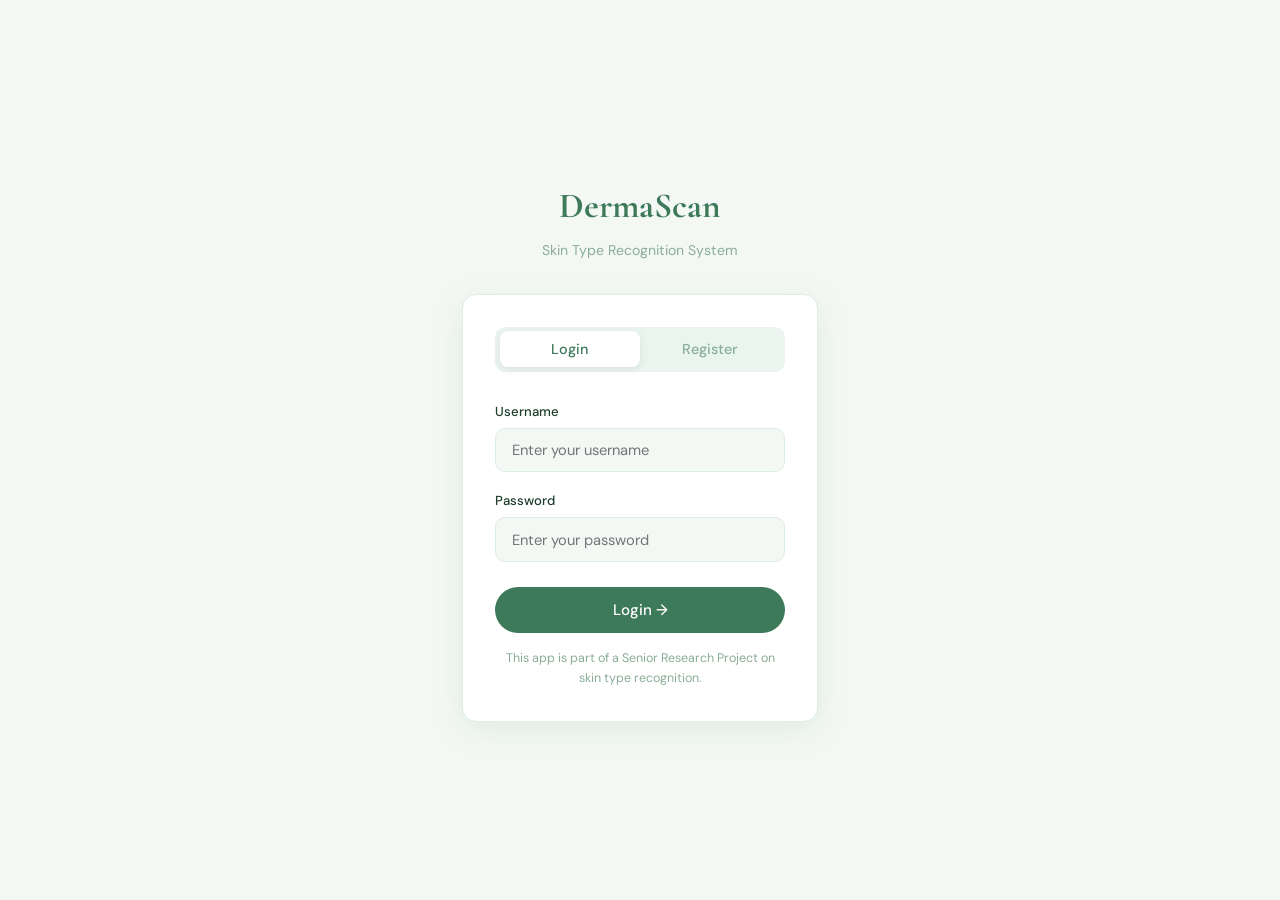
<file: templates/login.html>
<!DOCTYPE html>
<html lang="en">
<head>
  <meta charset="UTF-8"/>
  <meta name="viewport" content="width=device-width, initial-scale=1.0"/>
  <title>DermaScan — Login</title>
  <link rel="preconnect" href="https://fonts.googleapis.com"/>
  <link href="https://fonts.googleapis.com/css2?family=Cormorant+Garamond:ital,wght@0,400;0,600;1,400&family=DM+Sans:wght@300;400;500&display=swap" rel="stylesheet"/>
  <link rel="stylesheet" href="/static/css/style.css"/>
  <style>
    body { background: var(--bg); display: flex; align-items: center; justify-content: center; min-height: 100vh; }
    .auth-wrap { width: 100%; max-width: 420px; padding: 2rem; }
    .auth-brand { text-align: center; margin-bottom: 2rem; }
    .auth-brand h1 { font-family: var(--font-display); font-size: 2.2rem; color: var(--accent); }
    .auth-brand p  { font-size: 0.88rem; color: var(--text-soft); margin-top: 0.3rem; }
    .auth-card {
      background: var(--bg2); border: 1px solid var(--border);
      border-radius: var(--radius); padding: 2rem;
      box-shadow: 0 8px 32px rgba(61,122,90,0.1);
    }
    .auth-tabs { display: flex; gap: 0; margin-bottom: 1.8rem; background: var(--bg3); border-radius: 10px; padding: 0.3rem; }
    .auth-tab {
      flex: 1; padding: 0.55rem; text-align: center;
      font-size: 0.9rem; font-weight: 500; cursor: pointer;
      border-radius: 8px; color: var(--text-soft);
      background: transparent; border: none; transition: all 0.2s;
      font-family: var(--font-body);
    }
    .auth-tab.active { background: var(--bg2); color: var(--accent); box-shadow: 0 2px 8px rgba(0,0,0,0.08); }
    .field { margin-bottom: 1.1rem; }
    .field label { display: block; font-size: 0.82rem; font-weight: 500; color: var(--text); margin-bottom: 0.4rem; }
    .field input {
      width: 100%; padding: 0.7rem 1rem;
      background: var(--bg); border: 1px solid var(--border);
      border-radius: 10px; font-size: 0.92rem;
      color: var(--text); font-family: var(--font-body);
      outline: none; transition: border-color 0.2s; box-sizing: border-box;
    }
    .field input:focus { border-color: var(--accent2); }
    .auth-btn {
      width: 100%; padding: 0.8rem;
      background: var(--accent); color: #fff;
      border: none; border-radius: 999px;
      font-size: 0.95rem; font-weight: 500;
      cursor: pointer; font-family: var(--font-body);
      transition: all 0.2s; margin-top: 0.5rem;
    }
    .auth-btn:hover { background: #2f6347; }
    .auth-btn:disabled { opacity: 0.5; cursor: not-allowed; }
    .auth-error {
      background: #fdf0eb; border: 1px solid #f0cfc2;
      border-radius: 10px; padding: 0.7rem 1rem;
      font-size: 0.85rem; color: #c47a5a;
      margin-bottom: 1rem; display: none;
    }
    .auth-note { font-size: 0.78rem; color: var(--text-soft); text-align: center; margin-top: 1rem; }
  </style>
</head>
<body>
<div class="auth-wrap">
  <div class="auth-brand">
    <h1>DermaScan</h1>
    <p>Skin Type Recognition System</p>
  </div>
  <div class="auth-card">
    <div class="auth-tabs">
      <button class="auth-tab active" id="tab-login"    onclick="switchTab('login')">Login</button>
      <button class="auth-tab"        id="tab-register" onclick="switchTab('register')">Register</button>
    </div>

    <div id="auth-error" class="auth-error"></div>

    <!-- Login form -->
    <div id="form-login">
      <div class="field"><label>Username</label><input type="text" id="login-user" placeholder="Enter your username" autocomplete="username"/></div>
      <div class="field"><label>Password</label><input type="password" id="login-pass" placeholder="Enter your password" autocomplete="current-password"/></div>
      <button class="auth-btn" onclick="doLogin()">Login →</button>
    </div>

    <!-- Register form -->
    <div id="form-register" style="display:none">
      <div class="field"><label>Username</label><input type="text" id="reg-user" placeholder="Choose a username (min 3 chars)"/></div>
      <div class="field"><label>Password</label><input type="password" id="reg-pass" placeholder="Choose a password (min 6 chars)"/></div>
      <div class="field"><label>Confirm Password</label><input type="password" id="reg-pass2" placeholder="Repeat your password"/></div>
      <button class="auth-btn" onclick="doRegister()">Create Account →</button>
    </div>

    <p class="auth-note">This app is part of a Senior Research Project on skin type recognition.</p>
  </div>
</div>

<script>
function switchTab(tab) {
  document.getElementById('tab-login').classList.toggle('active', tab==='login');
  document.getElementById('tab-register').classList.toggle('active', tab==='register');
  document.getElementById('form-login').style.display    = tab==='login'    ? 'block' : 'none';
  document.getElementById('form-register').style.display = tab==='register' ? 'block' : 'none';
  showError('');
}

function showError(msg) {
  const el = document.getElementById('auth-error');
  el.textContent  = msg;
  el.style.display = msg ? 'block' : 'none';
}

async function doLogin() {
  const username = document.getElementById('login-user').value.trim();
  const password = document.getElementById('login-pass').value.trim();
  if (!username || !password) { showError('Please fill in all fields.'); return; }
  const res  = await fetch('/api/auth/login', {
    method:'POST', headers:{'Content-Type':'application/json'},
    body: JSON.stringify({username, password})
  });
  const data = await res.json();
  if (data.error) { showError(data.error); return; }
  window.location.href = data.role === 'admin' ? '/admin' : '/';
}

async function doRegister() {
  const username = document.getElementById('reg-user').value.trim();
  const password = document.getElementById('reg-pass').value.trim();
  const pass2    = document.getElementById('reg-pass2').value.trim();
  if (!username || !password) { showError('Please fill in all fields.'); return; }
  if (password !== pass2)     { showError('Passwords do not match.');    return; }
  const res  = await fetch('/api/auth/register', {
    method:'POST', headers:{'Content-Type':'application/json'},
    body: JSON.stringify({username, password})
  });
  const data = await res.json();
  if (data.error) { showError(data.error); return; }
  window.location.href = '/';
}

// Enter key support
document.addEventListener('keydown', e => {
  if (e.key !== 'Enter') return;
  if (document.getElementById('form-login').style.display !== 'none') doLogin();
  else doRegister();
});
</script>
</body>
</html>
</file>
<file: static/css/style.css>
/* ── Reset & Variables ─────────────────────────────────────────────── */
*, *::before, *::after { box-sizing: border-box; margin: 0; padding: 0; }

:root {
  --bg:        #f4f8f5;
  --bg2:       #ffffff;
  --bg3:       #eaf5ef;
  --border:    #ddeee4;
  --border2:   #c8e0d0;
  --text:      #1e3d2d;
  --text-muted:#7aac8e;
  --text-soft: #8aad97;
  --accent:    #3d7a5a;
  --accent2:   #5fa882;
  --accent3:   #a8d4bc;
  --radius:    14px;
  --shadow:    0 4px 20px rgba(61,122,90,0.08);
  --font-display: 'Cormorant Garamond', Georgia, serif;
  --font-body:    'DM Sans', system-ui, sans-serif;
}

html { scroll-behavior: smooth; }

body {
  font-family: var(--font-body);
  background: var(--bg);
  color: var(--text);
  line-height: 1.6;
  min-height: 100vh;
}

/* ── Google Fonts ──────────────────────────────────────────────────── */
@import url('https://fonts.googleapis.com/css2?family=Cormorant+Garamond:ital,wght@0,400;0,600;1,400&family=DM+Sans:wght@300;400;500&display=swap');

/* ── Nav ───────────────────────────────────────────────────────────── */
.nav {
  position: fixed; top: 0; left: 0; right: 0; z-index: 100;
  display: flex; align-items: center; justify-content: space-between;
  padding: 1.1rem 3rem;
  background: rgba(255,255,255,0.92);
  backdrop-filter: blur(16px);
  border-bottom: 1px solid var(--border);
}
.nav-brand {
  display: flex; align-items: center; gap: 8px;
  font-family: var(--font-display);
  font-size: 1.35rem; font-weight: 600;
  color: var(--accent);
}
.nav-brand::before {
  content: '';
  width: 10px; height: 10px;
  border-radius: 50% 0;
  background: var(--accent2);
  transform: rotate(-30deg);
  display: inline-block;
}
.nav-links { display: flex; gap: 2rem; }
.nav-link {
  color: var(--text-soft); text-decoration: none;
  font-size: 0.88rem; font-weight: 500; letter-spacing: 0.03em;
  transition: color 0.2s;
}
.nav-link:hover, .nav-link.active { color: var(--accent); }

/* ── Hero ──────────────────────────────────────────────────────────── */
.hero {
  position: relative; min-height: 100vh;
  display: flex; align-items: center; justify-content: center;
  overflow: hidden; text-align: center; padding: 6rem 2rem 4rem;
  background: linear-gradient(160deg, #f0f8f3 0%, #e8f4ed 50%, #dff0e7 100%);
}
.hero-bg { position: absolute; inset: 0; pointer-events: none; }
.orb {
  position: absolute; border-radius: 50%;
  filter: blur(70px); opacity: 0.25;
  animation: float 9s ease-in-out infinite;
}
.orb-1 { width: 480px; height: 480px; background: #5fa882; top: -120px; left: -150px; animation-delay: 0s; }
.orb-2 { width: 380px; height: 380px; background: #3d7a5a; top: 25%; right: -100px; animation-delay: 3s; }
.orb-3 { width: 320px; height: 320px; background: #a8d4bc; bottom: -80px; left: 30%; animation-delay: 5s; }

@keyframes float {
  0%, 100% { transform: translateY(0) scale(1); }
  50%       { transform: translateY(-28px) scale(1.04); }
}

.hero-content { position: relative; z-index: 2; max-width: 700px; }

.hero-badge {
  display: inline-block;
  padding: 0.35rem 1.2rem;
  background: rgba(95,168,130,0.12);
  border: 1px solid rgba(95,168,130,0.35);
  border-radius: 999px;
  color: var(--accent);
  font-size: 0.75rem; font-weight: 500; letter-spacing: 0.1em;
  text-transform: uppercase; margin-bottom: 1.4rem;
}

.hero-title {
  font-family: var(--font-display);
  font-size: clamp(3rem, 8vw, 5.5rem);
  line-height: 1.05; font-weight: 600;
  color: var(--text); margin-bottom: 1.2rem;
}
.hero-title em {
  font-style: italic; color: var(--accent2);
}
.hero-sub {
  font-size: 1.05rem; color: var(--text-muted);
  max-width: 460px; margin: 0 auto 2.5rem;
}

.hero-stats {
  display: flex; align-items: center; justify-content: center;
  gap: 2rem; margin-bottom: 2.5rem;
}
.stat { text-align: center; }
.stat-num {
  display: block; font-family: var(--font-display);
  font-size: 2.2rem; font-weight: 600;
  color: var(--text); line-height: 1;
}
.stat-label { font-size: 0.72rem; color: var(--text-soft); text-transform: uppercase; letter-spacing: 0.08em; }
.stat-divider { width: 1px; height: 38px; background: var(--border2); }

/* ── Buttons ───────────────────────────────────────────────────────── */
.btn-primary {
  display: inline-flex; align-items: center; gap: 0.5rem;
  padding: 0.9rem 2.2rem;
  background: var(--accent);
  color: #fff; font-weight: 500; font-size: 0.92rem;
  border: none; border-radius: 999px; cursor: pointer;
  text-decoration: none; letter-spacing: 0.02em;
  transition: transform 0.2s, box-shadow 0.2s, background 0.2s;
  box-shadow: 0 4px 20px rgba(61,122,90,0.25);
}
.btn-primary:hover { transform: translateY(-2px); background: #2f6347; box-shadow: 0 8px 28px rgba(61,122,90,0.3); }
.btn-primary:disabled { opacity: 0.4; cursor: not-allowed; transform: none; }

.btn-outline {
  padding: 0.6rem 1.5rem;
  background: transparent;
  border: 1px solid var(--border2);
  color: var(--text-soft); border-radius: 999px;
  cursor: pointer; font-size: 0.85rem;
  transition: all 0.2s;
}
.btn-outline:hover { border-color: var(--accent2); color: var(--accent); }

/* ── Main / Tabs ───────────────────────────────────────────────────── */
.main { max-width: 1000px; margin: 0 auto; padding: 4rem 2rem 6rem; }

.tabs-wrapper {
  display: flex; justify-content: center; margin-bottom: 3rem;
  position: sticky; top: 64px; z-index: 50;
  background: var(--bg); padding: 1rem 0;
}
.tabs {
  display: flex; gap: 0.3rem;
  background: var(--bg2);
  border: 1px solid var(--border);
  border-radius: 999px; padding: 0.35rem;
  box-shadow: var(--shadow);
}
.tab {
  padding: 0.6rem 1.6rem;
  background: transparent; border: none;
  color: var(--text-soft); border-radius: 999px;
  cursor: pointer; font-family: var(--font-body);
  font-size: 0.88rem; font-weight: 500;
  transition: all 0.2s;
}
.tab:hover  { color: var(--text); }
.tab.active { background: var(--accent); color: #fff; }

.tab-content { display: none; }
.tab-content.active { display: block; animation: fadeIn 0.3s ease; }

@keyframes fadeIn { from { opacity: 0; transform: translateY(8px); } to { opacity: 1; transform: translateY(0); } }

.section-header { text-align: center; margin-bottom: 2.5rem; }
.section-header h2 { font-family: var(--font-display); font-size: 2rem; font-weight: 600; color: var(--text); margin-bottom: 0.5rem; }
.section-header p  { color: var(--text-soft); font-size: 0.9rem; }

/* ── Progress Bar ──────────────────────────────────────────────────── */
.progress-wrap {
  height: 4px; background: var(--border); border-radius: 2px;
  margin-bottom: 0.5rem; overflow: hidden;
}
.progress-bar {
  height: 100%; width: 0%;
  background: linear-gradient(90deg, var(--accent2), var(--accent));
  border-radius: 2px; transition: width 0.4s ease;
}
.progress-label { text-align: right; font-size: 0.78rem; color: var(--text-soft); margin-bottom: 2rem; }

/* ── Question Cards ────────────────────────────────────────────────── */
.questions-grid { display: grid; gap: 1rem; }

.question-card {
  background: var(--bg2); border: 1px solid var(--border);
  border-radius: var(--radius); padding: 1.6rem;
  transition: border-color 0.2s, box-shadow 0.2s;
}
.question-card.answered {
  border-color: var(--border2);
  box-shadow: 0 2px 12px rgba(95,168,130,0.08);
}
.q-number {
  font-family: var(--font-display); font-size: 0.85rem;
  color: var(--accent2); letter-spacing: 0.1em; font-weight: 600;
  margin-bottom: 0.5rem;
}
.question-card h3 {
  font-size: 0.95rem; font-weight: 500;
  color: var(--text); margin-bottom: 1.1rem; line-height: 1.5;
}
.options { display: grid; grid-template-columns: 1fr 1fr; gap: 0.5rem; }

.option {
  display: flex; align-items: center; gap: 0.75rem;
  padding: 0.65rem 1rem;
  background: var(--bg); border: 1px solid var(--border);
  border-radius: 10px; cursor: pointer;
  transition: all 0.15s; font-size: 0.85rem; color: var(--text-muted);
  line-height: 1.4;
}
.option:hover { border-color: var(--border2); background: var(--bg3); }
.option input[type=radio] { accent-color: var(--accent); width: 15px; height: 15px; flex-shrink: 0; }
.option:has(input:checked) {
  border-color: var(--accent2);
  background: var(--bg3);
  color: var(--accent);
}

.submit-wrap { text-align: center; margin-top: 2.5rem; }
.submit-note { font-size: 0.8rem; color: var(--text-soft); margin-top: 0.8rem; }

/* ── Upload Area ───────────────────────────────────────────────────── */
.upload-area {
  border: 2px dashed var(--border2);
  border-radius: var(--radius);
  padding: 4rem 2rem; text-align: center;
  cursor: pointer; transition: all 0.2s;
  background: var(--bg2);
}
.upload-area:hover { border-color: var(--accent2); background: var(--bg3); }
.upload-area.drag-over { border-color: var(--accent); background: rgba(95,168,130,0.06); }
.upload-icon {
  width: 56px; height: 56px; border-radius: 50%;
  background: var(--bg3); margin: 0 auto 1rem;
  display: flex; align-items: center; justify-content: center;
  color: var(--accent2); font-size: 1.4rem;
}
.upload-area h3 { font-family: var(--font-display); font-size: 1.25rem; font-weight: 600; color: var(--text); margin-bottom: 0.4rem; }
.upload-area p  { color: var(--text-soft); font-size: 0.88rem; }
.upload-hint { font-size: 0.76rem !important; margin-top: 0.6rem; }

.img-preview { text-align: center; }
.img-preview img {
  max-width: 320px; max-height: 320px;
  border-radius: var(--radius); border: 1px solid var(--border);
  object-fit: cover; margin-bottom: 1rem;
  box-shadow: var(--shadow);
}

/* ── Result Section ────────────────────────────────────────────────── */
.result-section { margin-top: 3rem; animation: fadeIn 0.4s ease; }

.result-hero {
  background: var(--bg2); border: 1px solid var(--border);
  border-radius: var(--radius); padding: 2.5rem;
  text-align: center; margin-bottom: 1.5rem;
  position: relative; overflow: hidden;
  box-shadow: var(--shadow);
}
.result-hero::before {
  content: ''; position: absolute; inset: 0;
  background: radial-gradient(ellipse at 50% 0%, var(--accent2) 0%, transparent 60%);
  opacity: 0.06; pointer-events: none;
}
.result-emoji { font-size: 3rem; margin-bottom: 0.5rem; }
.result-type {
  font-family: var(--font-display); font-size: 2.5rem; font-weight: 600;
  color: var(--text); margin-bottom: 0.4rem;
}
.result-type span { color: var(--accent2); }
.result-conf { font-size: 0.82rem; color: var(--text-soft); margin-bottom: 0.8rem; }
.result-desc { color: var(--text-muted); max-width: 480px; margin: 0 auto; font-size: 0.92rem; }

.scores-grid { display: grid; grid-template-columns: repeat(4,1fr); gap: 0.8rem; margin-bottom: 2rem; }
.score-item {
  background: var(--bg2); border: 1px solid var(--border);
  border-radius: 12px; padding: 1rem; text-align: center;
}
.score-label { font-size: 0.72rem; color: var(--text-soft); text-transform: uppercase; letter-spacing: 0.06em; margin-bottom: 0.4rem; }
.score-val   { font-family: var(--font-display); font-size: 1.6rem; font-weight: 600; color: var(--text); }
.score-bar-wrap { height: 3px; background: var(--border); border-radius: 2px; margin-top: 0.5rem; }
.score-fill { height: 100%; border-radius: 2px; transition: width 1s ease; background: var(--accent2); }

.info-grid { display: grid; grid-template-columns: 1fr 1fr; gap: 1rem; }
.info-card {
  background: var(--bg2); border: 1px solid var(--border);
  border-radius: var(--radius); padding: 1.5rem;
}
.info-card h4 { font-size: 0.75rem; text-transform: uppercase; letter-spacing: 0.08em; color: var(--accent2); margin-bottom: 1rem; font-weight: 600; }
.info-list { list-style: none; }
.info-list li {
  padding: 0.4rem 0; border-bottom: 1px solid var(--border);
  font-size: 0.86rem; color: var(--text-muted);
  display: flex; align-items: flex-start; gap: 0.5rem;
}
.info-list li:last-child { border-bottom: none; }
.info-list li::before { content: '→'; color: var(--accent2); flex-shrink: 0; }
.avoid-card {
  background: #fdf8f5;
  border: 1px solid #f0e0d0;
  border-radius: var(--radius); padding: 1rem 1.5rem;
  margin-top: 1rem; font-size: 0.86rem; color: #9a7060;
  grid-column: 1 / -1;
}
.avoid-card strong { color: #c47a5a; }

/* ── Features Grid ─────────────────────────────────────────────────── */
.features-grid { display: grid; grid-template-columns: repeat(2,1fr); gap: 0.7rem; margin-bottom: 1.5rem; }
.feature-item {
  background: var(--bg3); border: 1px solid var(--border);
  border-radius: 10px; padding: 0.8rem 1rem;
  display: flex; justify-content: space-between; align-items: center;
}
.feature-label { font-size: 0.78rem; color: var(--text-soft); }
.feature-val   { font-weight: 500; font-size: 0.88rem; color: var(--text); }
.face-badge {
  display: inline-flex; align-items: center; gap: 0.4rem;
  padding: 0.3rem 0.8rem; border-radius: 999px; font-size: 0.76rem; font-weight: 500;
}
.face-badge.detected     { background: rgba(95,168,130,0.12); color: var(--accent); border: 1px solid var(--border2); }
.face-badge.not-detected { background: rgba(196,122,90,0.1);  color: #c47a5a;       border: 1px solid #f0cfc2; }

/* ── Compare ───────────────────────────────────────────────────────── */
.compare-placeholder { text-align: center; padding: 4rem 2rem; }
.placeholder-icon { font-size: 2.5rem; color: var(--accent2); margin-bottom: 1rem; }
.compare-placeholder h3 { font-family: var(--font-display); font-size: 1.5rem; font-weight: 600; color: var(--text); margin-bottom: 0.5rem; }
.compare-placeholder p  { color: var(--text-soft); margin-bottom: 2rem; }
.placeholder-steps { display: flex; flex-direction: column; gap: 0.6rem; align-items: center; }
.placeholder-step  {
  padding: 0.6rem 1.5rem; background: var(--bg2);
  border: 1px solid var(--border); border-radius: 8px;
  font-size: 0.86rem; color: var(--text-soft); min-width: 240px;
  display: flex; justify-content: space-between;
}
.step-status { color: var(--text-soft); }
.step-status.done { color: var(--accent2); }

.compare-grid { display: grid; grid-template-columns: 1fr 1fr; gap: 1.2rem; margin-bottom: 2rem; }
.compare-card {
  background: var(--bg2); border: 1px solid var(--border);
  border-radius: var(--radius); padding: 2rem; text-align: center;
  border-top: 3px solid var(--card-color, var(--accent2));
  box-shadow: var(--shadow);
}
.compare-card .c-emoji  { font-size: 2.5rem; margin-bottom: 0.5rem; }
.compare-card .c-type   { font-family: var(--font-display); font-size: 1.6rem; font-weight: 600; color: var(--text); margin-bottom: 0.3rem; }
.compare-card .c-conf   { font-size: 0.8rem; color: var(--text-soft); margin-bottom: 1rem; }
.compare-card .c-method { font-size: 0.72rem; text-transform: uppercase; letter-spacing: 0.08em; color: var(--text-soft); margin-bottom: 1.5rem; }

.agree-banner {
  text-align: center; padding: 1rem;
  border-radius: 10px; margin-bottom: 2rem;
  font-weight: 500; font-size: 0.92rem;
}
.agree-banner.agree  { background: var(--bg3); border: 1px solid var(--border2); color: var(--accent); }
.agree-banner.differ { background: #fdf8f5; border: 1px solid #f0e0d0; color: #c47a5a; }

.final-section { margin-top: 2rem; }
.final-section h3 { font-family: var(--font-display); font-size: 1.4rem; font-weight: 600; color: var(--text); margin-bottom: 1.2rem; text-align: center; }

/* ── Loading Spinner ───────────────────────────────────────────────── */
.spinner-wrap { text-align: center; padding: 3rem; }
.spinner {
  width: 38px; height: 38px; border-radius: 50%;
  border: 3px solid var(--border);
  border-top-color: var(--accent2);
  animation: spin 0.8s linear infinite;
  margin: 0 auto 1rem;
}
@keyframes spin { to { transform: rotate(360deg); } }

/* ── Skincare Section ──────────────────────────────────────────────── */
.skincare-section { margin-top: 3rem; }

.skincare-title {
  font-family: var(--font-display); font-size: 1.2rem; font-weight: 600;
  color: var(--text); margin: 2rem 0 0.9rem;
  padding-bottom: 0.5rem;
  border-bottom: 1px solid var(--border);
}

.routine-steps { display: flex; flex-direction: column; gap: 0.55rem; margin-bottom: 1rem; }
.routine-step {
  display: flex; gap: 1rem; align-items: flex-start;
  background: var(--bg2); border: 1px solid var(--border);
  border-radius: 10px; padding: 0.9rem 1.2rem;
  transition: border-color 0.2s;
}
.routine-step:hover { border-color: var(--border2); }
.step-num {
  font-family: var(--font-display); font-size: 1.1rem; font-weight: 600;
  color: var(--accent2); min-width: 26px; line-height: 1.4;
}
.step-name { font-weight: 500; font-size: 0.92rem; color: var(--text); margin-bottom: 0.15rem; }
.step-desc { font-size: 0.8rem; color: var(--text-soft); }

.products-grid { display: grid; grid-template-columns: 1fr 1fr; gap: 1rem; }
.product-card {
  background: var(--bg2); border: 1px solid var(--border);
  border-radius: var(--radius); padding: 1.3rem;
  transition: border-color 0.2s;
}
.product-card:hover { border-color: var(--border2); }
.product-cat {
  font-size: 0.72rem; text-transform: uppercase;
  letter-spacing: 0.1em; font-weight: 600;
  color: var(--accent2); margin-bottom: 0.4rem;
}
.product-advice { font-size: 0.82rem; color: var(--text-soft); margin-bottom: 0.7rem; line-height: 1.5; }

.ingredients-row { margin-bottom: 0.7rem; }
.ing-group { margin-bottom: 0.4rem; }
.ing-label { font-size: 0.7rem; text-transform: uppercase; letter-spacing: 0.06em; color: var(--text-soft); margin-bottom: 0.3rem; }
.ing-tags { display: flex; flex-wrap: wrap; gap: 0.3rem; }
.tag {
  padding: 0.2rem 0.65rem; border-radius: 999px;
  font-size: 0.7rem; font-weight: 500;
}
.tag-good { background: var(--bg3); color: var(--accent); border: 1px solid var(--border2); }
.tag-bad  { background: #fdf8f5; color: #c47a5a; border: 1px solid #f0cfc2; }

.brand-list { display: flex; flex-direction: column; gap: 0.4rem; margin-top: 0.7rem; border-top: 1px solid var(--border); padding-top: 0.7rem; }
.brand-name { font-size: 0.84rem; font-weight: 500; color: var(--text); margin-bottom: 0.12rem; }
.brand-why  { font-size: 0.76rem; color: var(--text-soft); }

.ingredient-guide { display: grid; grid-template-columns: 1fr 1fr; gap: 1rem; margin-bottom: 2rem; }
.ing-section {
  background: var(--bg2); border: 1px solid var(--border);
  border-radius: var(--radius); padding: 1.2rem;
}
.ing-section-title { font-size: 0.8rem; font-weight: 600; color: var(--text); margin-bottom: 0.7rem; }

/* ── Utilities ─────────────────────────────────────────────────────── */
.hidden { display: none !important; }

/* ── Footer ────────────────────────────────────────────────────────── */
.footer {
  border-top: 1px solid var(--border);
  padding: 2.5rem; text-align: center;
  color: var(--text-soft); font-size: 0.84rem;
  background: var(--bg2);
}
.footer-brand { font-family: var(--font-display); font-size: 1.15rem; font-weight: 600; color: var(--accent); margin-bottom: 0.5rem; }
.footer-note  { font-size: 0.76rem; margin-top: 0.4rem; opacity: 0.65; }

/* ── Responsive ────────────────────────────────────────────────────── */
@media (max-width: 700px) {
  .nav { padding: 1rem 1.2rem; }
  .nav-links { gap: 1rem; }
  .options { grid-template-columns: 1fr; }
  .scores-grid { grid-template-columns: repeat(2,1fr); }
  .info-grid { grid-template-columns: 1fr; }
  .compare-grid { grid-template-columns: 1fr; }
  .tabs { flex-wrap: wrap; border-radius: var(--radius); }
  .features-grid { grid-template-columns: 1fr; }
  .products-grid { grid-template-columns: 1fr; }
  .ingredient-guide { grid-template-columns: 1fr; }
}

/* ── Language Switch ───────────────────────────────────────────────── */
.lang-switch { display: flex; align-items: center; gap: 0.4rem; }
.lang-btn {
  background: none; border: 1px solid var(--border2);
  color: var(--text-soft); border-radius: 6px;
  padding: 0.25rem 0.6rem; font-size: 0.78rem;
  font-weight: 500; cursor: pointer; transition: all 0.2s;
}
.lang-btn.active { background: var(--accent); color: #fff; border-color: var(--accent); }
.lang-sep { color: var(--border2); font-size: 0.8rem; }

/* ── Export PDF Button ─────────────────────────────────────────────── */
.export-btn {
  display: inline-flex; align-items: center; gap: 0.5rem;
  padding: 0.65rem 1.5rem;
  background: var(--bg3); color: var(--accent);
  border: 1px solid var(--border2);
  border-radius: 999px; font-size: 0.85rem;
  font-weight: 500; cursor: pointer;
  transition: all 0.2s; text-decoration: none;
  margin-top: 1rem;
}
.export-btn:hover { background: var(--accent); color: #fff; border-color: var(--accent); }

/* ── Save Result Button ────────────────────────────────────────────── */
.save-btn {
  display: inline-flex; align-items: center; gap: 0.5rem;
  padding: 0.55rem 1.3rem;
  background: transparent; color: var(--text-soft);
  border: 1px solid var(--border);
  border-radius: 999px; font-size: 0.82rem;
  cursor: pointer; transition: all 0.2s; margin-top: 0.8rem;
}
.save-btn:hover { border-color: var(--accent2); color: var(--accent); }
.save-btn.saved { background: var(--bg3); border-color: var(--border2); color: var(--accent); }

/* ── Skin Condition Box ────────────────────────────────────────────── */
.condition-box {
  background: var(--bg2); border: 1px solid var(--border);
  border-radius: var(--radius); padding: 1.5rem;
  margin-top: 1.5rem;
}
.condition-title {
  font-family: var(--font-display); font-size: 1rem;
  font-weight: 600; color: var(--text); margin-bottom: 1rem;
}
.condition-items { display: flex; flex-direction: column; gap: 0.6rem; }
.condition-item {
  display: flex; align-items: center; justify-content: space-between;
  padding: 0.7rem 1rem;
  background: var(--bg); border: 1px solid var(--border);
  border-radius: 10px; font-size: 0.85rem;
}
.condition-item.detected { border-color: #f0cfc2; background: #fdf8f5; }
.condition-item.clear    { border-color: var(--border2); background: var(--bg3); }
.condition-name { color: var(--text); font-weight: 500; }
.condition-badge {
  font-size: 0.72rem; padding: 0.2rem 0.7rem;
  border-radius: 999px; font-weight: 500;
}
.condition-badge.clear    { background: var(--bg3); color: var(--accent); border: 1px solid var(--border2); }
.condition-badge.mild     { background: #fffbeb; color: #b07d10; border: 1px solid #f5d98a; }
.condition-badge.moderate { background: #fdf0eb; color: #c47a5a; border: 1px solid #f0cfc2; }
.condition-badge.high     { background: #fceaea; color: #a03030; border: 1px solid #f0b0b0; }

/* ── History Tab ───────────────────────────────────────────────────── */
.history-empty { text-align: center; padding: 4rem 2rem; color: var(--text-soft); }
.history-list  { display: flex; flex-direction: column; gap: 1rem; }
.history-item {
  background: var(--bg2); border: 1px solid var(--border);
  border-radius: var(--radius); padding: 1.3rem;
  display: flex; align-items: center; gap: 1.2rem;
  transition: border-color 0.2s;
}
.history-item:hover { border-color: var(--border2); }
.history-emoji { font-size: 2rem; min-width: 48px; text-align: center; }
.history-info  { flex: 1; }
.history-type  { font-family: var(--font-display); font-size: 1.2rem; font-weight: 600; color: var(--text); }
.history-meta  { font-size: 0.78rem; color: var(--text-soft); margin-top: 0.2rem; }
.history-conf  { font-size: 0.82rem; color: var(--accent2); font-weight: 500; }
.history-delete {
  background: none; border: 1px solid var(--border);
  color: var(--text-soft); border-radius: 8px;
  padding: 0.3rem 0.7rem; font-size: 0.75rem;
  cursor: pointer; transition: all 0.2s;
}
.history-delete:hover { border-color: #f0b0b0; color: #a03030; }
.history-chart {
  margin-top: 2rem; background: var(--bg2);
  border: 1px solid var(--border); border-radius: var(--radius);
  padding: 1.5rem;
}
.history-chart h4 { font-family: var(--font-display); font-size: 1rem; font-weight: 600; color: var(--text); margin-bottom: 1rem; }
.chart-bars { display: flex; align-items: flex-end; gap: 0.5rem; height: 100px; }
.chart-bar-wrap { display: flex; flex-direction: column; align-items: center; gap: 4px; flex: 1; }
.chart-bar { width: 100%; background: var(--accent2); border-radius: 4px 4px 0 0; min-height: 4px; transition: height 0.5s ease; }
.chart-label { font-size: 0.65rem; color: var(--text-soft); text-align: center; }

/* ── SUS Survey ────────────────────────────────────────────────────── */
.sus-instructions {
  background: var(--bg2); border: 1px solid var(--border);
  border-radius: var(--radius); padding: 1.2rem 1.5rem;
  margin-bottom: 1.5rem;
}
.sus-instructions p { font-size: 0.9rem; color: var(--text-muted); margin-bottom: 0.6rem; }
.sus-scale-legend {
  display: flex; gap: 1rem; flex-wrap: wrap;
  font-size: 0.78rem; color: var(--text-soft);
}
.sus-scale-legend span {
  padding: 0.2rem 0.6rem;
  background: var(--bg3); border-radius: 6px;
  border: 1px solid var(--border);
}

.sus-questions { display: flex; flex-direction: column; gap: 0.8rem; margin-bottom: 2rem; }

.sus-card {
  background: var(--bg2); border: 1px solid var(--border);
  border-radius: var(--radius); padding: 1.1rem 1.4rem;
  display: flex; align-items: center; gap: 1rem;
  transition: border-color 0.2s;
}
.sus-card.answered { border-color: var(--border2); }

.sus-q-num {
  font-family: var(--font-display); font-size: 0.9rem;
  color: var(--accent2); font-weight: 600;
  min-width: 28px; letter-spacing: 0.05em;
}
.sus-q-text {
  flex: 1; font-size: 0.92rem; color: var(--text); line-height: 1.5;
}
.sus-options {
  display: flex; gap: 0.4rem; flex-shrink: 0;
}
.sus-opt {
  display: flex; flex-direction: column; align-items: center;
  cursor: pointer;
}
.sus-opt input[type=radio] { display: none; }
.sus-opt span {
  width: 36px; height: 36px;
  display: flex; align-items: center; justify-content: center;
  border: 2px solid var(--border);
  border-radius: 50%; font-size: 0.88rem; font-weight: 500;
  color: var(--text-soft); transition: all 0.15s;
  cursor: pointer;
}
.sus-opt:hover span { border-color: var(--accent2); color: var(--accent); }
.sus-opt input:checked + span {
  background: var(--accent); border-color: var(--accent);
  color: #fff; font-weight: 700;
}

/* SUS Result */
.sus-result-box {
  background: var(--bg2); border: 1px solid var(--border);
  border-radius: var(--radius); padding: 2rem;
  text-align: center; margin-bottom: 1.5rem;
}
.sus-score-big {
  font-family: var(--font-display); font-size: 5rem;
  font-weight: 600; line-height: 1;
  margin-bottom: 0.3rem;
}
.sus-grade {
  display: inline-block; padding: 0.35rem 1.2rem;
  border-radius: 999px; font-size: 0.95rem;
  font-weight: 600; margin-bottom: 0.8rem;
}
.sus-scale {
  display: flex; gap: 0.3rem; justify-content: center;
  flex-wrap: wrap; margin: 1rem 0;
}
.sus-scale-item {
  padding: 0.3rem 0.8rem; border-radius: 8px;
  font-size: 0.78rem; font-weight: 500; opacity: 0.5;
  border: 1px solid transparent;
}
.sus-scale-item.active { opacity: 1; border-color: currentColor; }

/* Combined Result */
.combined-result-box {
  background: var(--accent); border-radius: var(--radius);
  padding: 1.8rem; text-align: center;
  margin-bottom: 1.5rem; position: relative; overflow: hidden;
}
.combined-result-box::before {
  content: ''; position: absolute; inset: 0;
  background: radial-gradient(ellipse at 50% 0%, rgba(255,255,255,0.1) 0%, transparent 60%);
}
.combined-type {
  font-family: var(--font-display); font-size: 2.2rem;
  font-weight: 600; color: #fff; margin-bottom: 0.3rem;
}
.combined-conf { font-size: 0.85rem; color: rgba(255,255,255,0.8); margin-bottom: 0.8rem; }
.agree-badge {
  display: inline-flex; align-items: center; gap: 0.4rem;
  padding: 0.3rem 1rem; border-radius: 999px;
  font-size: 0.82rem; font-weight: 600;
}
.agree-badge.agree  { background: rgba(255,255,255,0.2); color: #fff; }
.agree-badge.differ { background: rgba(245,166,35,0.3);  color: #fde68a; }
.formula-line {
  font-size: 0.8rem; color: rgba(255,255,255,0.7);
  font-family: 'Courier New', monospace; margin-top: 0.6rem;
}

@media (max-width: 700px) {
  .sus-card { flex-direction: column; align-items: flex-start; }
  .sus-options { margin-top: 0.5rem; }
}

/* ── User bar ───────────────────────────────────────────────────────── */
.user-bar { display: flex; align-items: center; gap: 0.8rem; }
.user-greeting { font-size: 0.85rem; color: var(--text-soft); }
.user-greeting strong { color: var(--accent); }
.logout-link {
  padding: 0.3rem 0.9rem; background: none;
  border: 1px solid var(--border); border-radius: 999px;
  color: var(--text-soft); font-size: 0.8rem;
  cursor: pointer; font-family: var(--font-body);
  transition: all 0.2s;
}
.logout-link:hover { border-color: #f87171; color: #f87171; }

/* ── Verify Result ──────────────────────────────────────────────────── */
.verify-box {
  background: var(--bg2); border: 1px solid var(--border2);
  border-radius: var(--radius); padding: 1.4rem;
  margin-top: 1.5rem; text-align: center;
}
.verify-box p { font-size: 0.92rem; color: var(--text); margin-bottom: 1rem; font-weight: 500; }
.verify-opts { display: flex; gap: 0.8rem; justify-content: center; flex-wrap: wrap; }
.verify-yes-btn {
  padding: 0.6rem 1.4rem; background: var(--bg3);
  border: 1px solid var(--border2); border-radius: 999px;
  color: var(--accent); font-size: 0.88rem; font-weight: 500;
  cursor: pointer; font-family: var(--font-body); transition: all 0.2s;
}
.verify-yes-btn:hover { background: var(--accent); color: #fff; }
.verify-type-wrap { display: flex; gap: 0.5rem; align-items: center; }
.verify-select {
  padding: 0.55rem 0.9rem; background: var(--bg);
  border: 1px solid var(--border); border-radius: 10px;
  font-size: 0.88rem; color: var(--text); font-family: var(--font-body);
}
.verify-no-btn {
  padding: 0.55rem 1.2rem; background: #fdf0eb;
  border: 1px solid #f0cfc2; border-radius: 999px;
  color: #c47a5a; font-size: 0.85rem; font-weight: 500;
  cursor: pointer; font-family: var(--font-body); transition: all 0.2s;
}
.verify-no-btn:hover { background: #c47a5a; color: #fff; border-color: #c47a5a; }
.verify-done {
  padding: 0.8rem 1.5rem; background: var(--bg3);
  border: 1px solid var(--border2); border-radius: 10px;
  font-size: 0.9rem; color: var(--accent); font-weight: 500;
}

/* ── SUS Note ──────────────────────────────────────────────────────── */
.sus-note {
  margin-top: 0.8rem;
  padding: 0.7rem 1rem;
  background: #fffbeb;
  border: 1px solid #f5d98a;
  border-radius: 8px;
  font-size: 0.84rem;
  color: #92600a;
  line-height: 1.5;
}

/* ── Mobile Overhaul (max 480px phones) ───────────────────────────── */
@media (max-width: 480px) {

  /* Nav — hide links, show hamburger-style brand only */
  .nav { padding: 0.8rem 1rem; }
  .nav-brand { font-size: 1.1rem; }
  .nav-links { display: none; }
  .lang-switch { gap: 0.3rem; }
  .lang-btn { padding: 0.2rem 0.5rem; font-size: 0.72rem; }
  .user-bar { gap: 0.5rem; }
  .user-greeting { font-size: 0.78rem; }
  .logout-link { padding: 0.25rem 0.7rem; font-size: 0.75rem; }

  /* Hero */
  .hero { padding: 5rem 1.2rem 3rem; }
  .hero-title { font-size: 2.4rem; }
  .hero-sub { font-size: 0.88rem; }
  .hero-stats { gap: 1rem; }
  .stat-num { font-size: 1.6rem; }
  .stat-label { font-size: 0.65rem; }

  /* Tabs — 2 rows of icons on mobile */
  .tabs-wrapper { padding: 0.5rem 0; }
  .tabs {
    display: grid;
    grid-template-columns: 1fr 1fr 1fr;
    border-radius: var(--radius);
    width: calc(100vw - 2rem);
    gap: 0.2rem;
    padding: 0.3rem;
  }
  .tab {
    padding: 0.55rem 0.3rem;
    font-size: 0.72rem;
    border-radius: 8px;
    text-align: center;
    line-height: 1.3;
  }
  /* Make Rate tab span full width on second row if 5 tabs */
  .tab:nth-child(4) { grid-column: 1 / 2; }
  .tab:nth-child(5) { grid-column: 2 / 4; }

  /* Main content */
  .main { padding: 2rem 1rem 5rem; }
  .section-header h2 { font-size: 1.5rem; }

  /* Question cards */
  .question-card { padding: 1.1rem; }
  .options { grid-template-columns: 1fr; gap: 0.4rem; }
  .option { font-size: 0.82rem; padding: 0.6rem 0.8rem; }

  /* Result */
  .result-hero { padding: 1.5rem 1rem; }
  .result-type { font-size: 1.8rem; }
  .result-emoji { font-size: 2.2rem; }
  .scores-grid { grid-template-columns: repeat(2,1fr); gap: 0.5rem; }
  .score-val { font-size: 1.2rem; }

  /* Info cards */
  .info-grid { grid-template-columns: 1fr; }
  .compare-grid { grid-template-columns: 1fr; }
  .features-grid { grid-template-columns: 1fr; }
  .products-grid { grid-template-columns: 1fr; }
  .ingredient-guide { grid-template-columns: 1fr; }

  /* Upload area */
  .upload-area { padding: 2.5rem 1rem; }

  /* SUS form */
  .sus-card {
    flex-direction: column;
    align-items: flex-start;
    gap: 0.7rem;
  }
  .sus-options { width: 100%; justify-content: space-between; }
  .sus-opt span { width: 44px; height: 44px; font-size: 1rem; }

  /* Verify box */
  .verify-opts { flex-direction: column; align-items: stretch; }
  .verify-type-wrap { flex-direction: column; gap: 0.4rem; }
  .verify-select { width: 100%; }

  /* Combined result */
  .combined-result-box { padding: 1.2rem; }
  .combined-type { font-size: 1.8rem; }

  /* History chart */
  .chart-bars { height: 80px; }

  /* Admin page */
  .stat-grid { grid-template-columns: repeat(2,1fr); }
  .acc-grid  { grid-template-columns: 1fr; }
}

/* ── Tablet (481-768px) ────────────────────────────────────────────── */
@media (min-width: 481px) and (max-width: 768px) {
  .nav-links { display: none; }
  .tabs {
    flex-wrap: wrap;
    border-radius: var(--radius);
    justify-content: center;
  }
  .tab { padding: 0.55rem 1rem; font-size: 0.82rem; }
  .main { padding: 2rem 1.5rem 5rem; }
  .products-grid { grid-template-columns: 1fr; }
  .hero-title { font-size: 3rem; }
}

/* ── Fix: bottom padding so tabs don't cover content on mobile ─────── */
@media (max-width: 768px) {
  .tabs-wrapper {
    position: sticky; top: 56px;
    background: var(--bg);
    padding: 0.6rem 1rem;
    margin-left: -1rem;
    margin-right: -1rem;
    width: calc(100% + 2rem);
    box-shadow: 0 2px 8px rgba(0,0,0,0.06);
    z-index: 50;
    justify-content: center;
  }
  /* Bigger touch targets for mobile buttons */
  .btn-primary { padding: 0.9rem 1.8rem; font-size: 0.9rem; }
  .option { min-height: 44px; }
  .sus-opt span { min-width: 40px; min-height: 40px; }
}

/* ── Nav links as tab buttons (now the only nav) ───────────────────── */
.nav-links {
  display: flex;
  gap: 0.2rem;
  background: var(--bg3);
  border: 1px solid var(--border);
  border-radius: 999px;
  padding: 0.3rem;
}
.nav-link {
  padding: 0.5rem 1.2rem;
  border-radius: 999px;
  font-size: 0.88rem;
  font-weight: 500;
  color: var(--text-soft);
  text-decoration: none;
  transition: all 0.2s;
  white-space: nowrap;
}
.nav-link:hover  { color: var(--text); }
.nav-link.active {
  background: var(--accent);
  color: #fff;
}

/* ── Mobile Nav Fix ────────────────────────────────────────────────── */
@media (max-width: 768px) {
  .nav {
    flex-wrap: wrap;
    gap: 0.5rem;
    padding: 0.7rem 1rem;
  }
  .nav-links {
    order: 3;
    width: 100%;
    display: grid;
    grid-template-columns: repeat(3, 1fr);
    border-radius: var(--radius);
    padding: 0.25rem;
    gap: 0.2rem;
  }
  /* Last two tabs (History + Rate) fill remaining space */
  .nav-link:nth-child(4) { grid-column: 1 / 2; }
  .nav-link:nth-child(5) { grid-column: 2 / 4; }

  .nav-link {
    padding: 0.45rem 0.3rem;
    font-size: 0.72rem;
    text-align: center;
    border-radius: 8px;
  }
  .nav-brand { order: 1; }
  .lang-switch { order: 2; }
  .user-bar {
    order: 4;
    width: 100%;
    justify-content: space-between;
    padding: 0.3rem 0 0;
    border-top: 1px solid var(--border);
    margin-top: 0.2rem;
  }
}

@media (max-width: 480px) {
  .nav-links {
    grid-template-columns: repeat(3, 1fr);
  }
  .nav-link:nth-child(4) { grid-column: 1 / 2; }
  .nav-link:nth-child(5) { grid-column: 2 / 4; }
  .nav-link {
    font-size: 0.68rem;
    padding: 0.4rem 0.2rem;
  }
}
</file>
